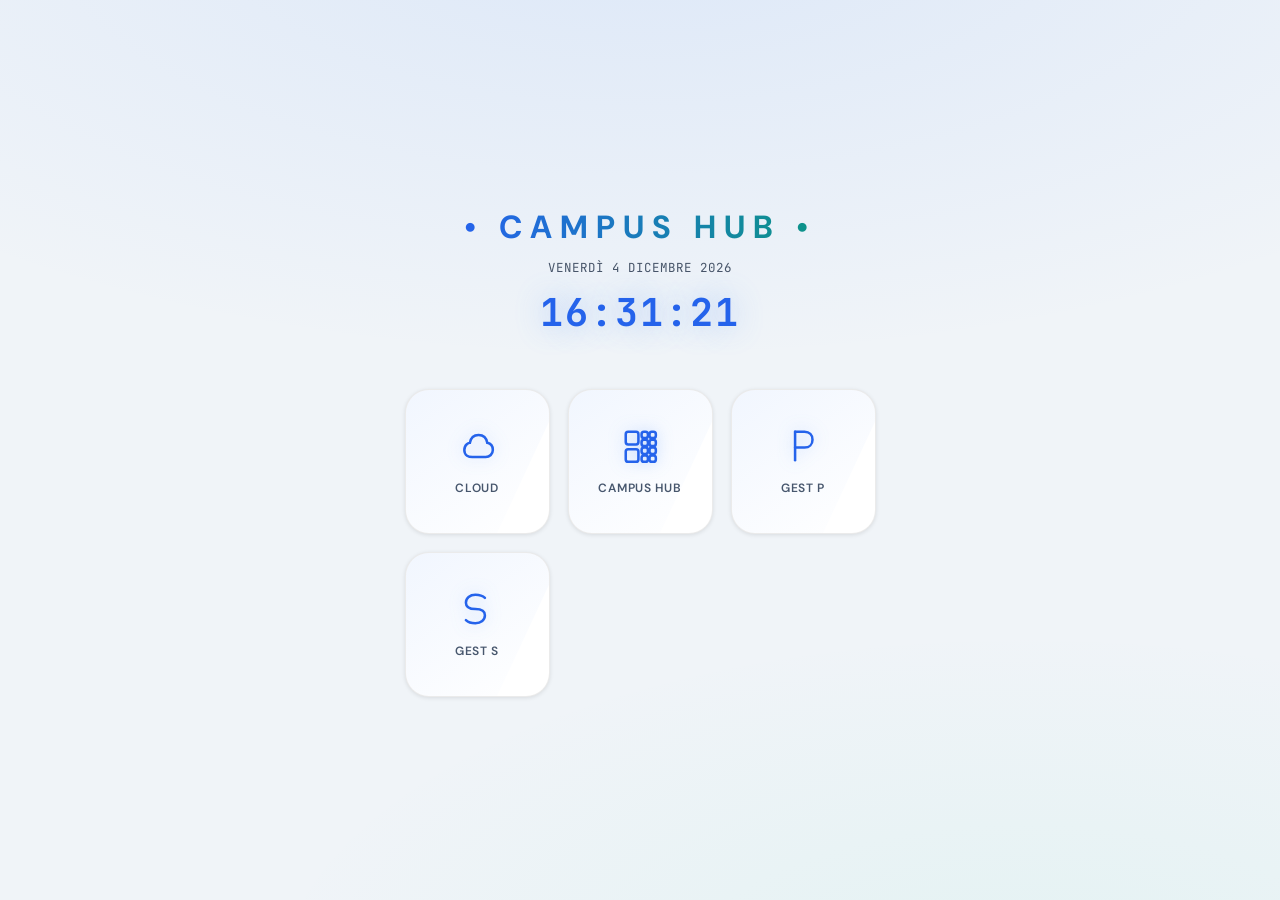
<file: index.html>
<!DOCTYPE html>
<html lang="it">
<head>
<meta charset="UTF-8">
<meta name="viewport" content="width=device-width, initial-scale=1.0">
<title>Campus Hub</title>
<link rel="stylesheet" href="css/campus-theme.css">
<style>
/* ─── INDEX-SPECIFIC ─────────────────────────────────────────── */
body {
    display: flex;
    flex-direction: column;
    align-items: center;
    justify-content: center;
    min-height: 100vh;
    padding: 24px;
    background: var(--bg);
    background-image:
        radial-gradient(ellipse 80% 50% at 50% -10%, rgba(79,142,247,0.12), transparent),
        radial-gradient(ellipse 60% 40% at 80% 110%, rgba(56,217,169,0.07), transparent);
}

/* Header */
.header-container {
    text-align: center;
    margin-bottom: 48px;
}

h1 {
    font-size: 2rem;
    letter-spacing: 0.25em;
    text-transform: uppercase;
    background: linear-gradient(90deg, var(--accent), var(--accent-2));
    -webkit-background-clip: text;
    -webkit-text-fill-color: transparent;
    background-clip: text;
    margin-bottom: 8px;
}

#todayDate {
    font-size: 0.78rem;
    text-transform: uppercase;
    letter-spacing: 0.08em;
    color: var(--text-2);
    margin-bottom: 6px;
    font-family: var(--font-mono);
}

#digitalClock {
    font-size: 2.4rem;
    font-weight: 700;
    font-family: var(--font-mono);
    color: var(--accent);
    letter-spacing: 0.05em;
    text-shadow: 0 0 30px rgba(79,142,247,0.45);
    margin-bottom: 0;
}

/* Grid */
.links-grid {
    display: grid;
    grid-template-columns: repeat(3, 145px);
    gap: 18px;
}

/* Card */
.link-card {
    background: var(--surface);
    border: 1px solid var(--border);
    border-radius: var(--radius-xl);
    height: 145px;
    width: 145px;
    text-decoration: none;
    display: flex;
    flex-direction: column;
    align-items: center;
    justify-content: center;
    gap: 14px;
    box-shadow: var(--shadow-sm);
    transition: all 0.35s cubic-bezier(.25,.8,.25,1);
    position: relative;
    overflow: hidden;
}

/* Shimmer effect */
.link-card::before {
    content: "";
    position: absolute;
    width: 200%;
    height: 200%;
    background: linear-gradient(120deg, transparent, rgba(79,142,247,0.08), transparent);
    transform: rotate(25deg);
    top: -100%;
    left: -100%;
    transition: 0.6s;
}

.link-card:hover::before { top: 100%; left: 100%; }

/* Accent border bottom */
.link-card::after {
    content: "";
    position: absolute;
    bottom: 0;
    left: 10%;
    width: 80%;
    height: 2px;
    background: linear-gradient(90deg, transparent, var(--accent), var(--accent-2), transparent);
    opacity: 0;
    transition: opacity 0.3s;
}

.link-card:hover::after { opacity: 1; }

.link-card svg {
    width: 38px;
    height: 38px;
    stroke: var(--accent);
    stroke-width: 1.6;
    fill: none;
    transition: all 0.3s;
    filter: drop-shadow(0 0 8px rgba(79,142,247,0.3));
}

.link-card span {
    font-size: 12px;
    font-weight: 600;
    color: var(--text-2);
    letter-spacing: 0.06em;
    text-transform: uppercase;
    transition: color 0.2s;
}

.link-card:hover {
    transform: translateY(-8px) scale(1.04);
    box-shadow: var(--shadow-lg);
    border-color: var(--border-2);
    background: var(--surface-2);
}

.link-card:hover svg {
    stroke: var(--accent-2);
    filter: drop-shadow(0 0 12px rgba(56,217,169,0.45));
}

.link-card:hover span { color: var(--text); }

.link-card:active { transform: scale(0.97); }

@media (max-width: 520px) {
    .links-grid { grid-template-columns: repeat(2, 145px); }
    h1 { font-size: 1.4rem; }
    #digitalClock { font-size: 1.8rem; }
}

/* ─── LIGHT MODE (mobile con sistema chiaro) ────────────────── */
@media (max-width: 768px) and (prefers-color-scheme: light) {
    body {
        background: var(--bg);
        background-image:
            radial-gradient(ellipse 80% 50% at 50% -10%, rgba(37,99,235,0.08), transparent),
            radial-gradient(ellipse 60% 40% at 80% 110%, rgba(13,148,136,0.05), transparent);
    }
    h1 {
        background: linear-gradient(90deg, var(--header-grad-start), var(--header-grad-end));
        -webkit-background-clip: text; -webkit-text-fill-color: transparent; background-clip: text;
    }
    #digitalClock { color: var(--accent); text-shadow: 0 0 20px rgba(37,99,235,0.25); }
    .link-card { background: var(--surface); border-color: var(--border); box-shadow: var(--shadow-sm); }
    .link-card svg { stroke: var(--accent); filter: none; }
    .link-card span { color: var(--text-2); }
    .link-card:hover { background: var(--surface-2); border-color: var(--border-2); box-shadow: var(--shadow); }
    .link-card:hover svg { stroke: var(--accent-2); filter: none; }
    .link-card:hover span { color: var(--text); }
}
</style>
</head>
<body>

<div class="header-container">
    <h1>• Campus Hub •</h1>
    <div id="todayDate">Caricamento...</div>
    <div id="digitalClock">00:00:00</div>
</div>

<div class="links-grid">

    <a href="roomcloud.html" class="link-card">
        <svg viewBox="0 0 24 24"><path d="M17.5 19H9C7 19 4 18 4 14.5C4 11 7 10 7.5 10C8 7 10 5 13 5C16 5 18 7 18.5 10C21 10.5 22 12.5 22 14.5C22 17 20 19 17.5 19Z"/></svg>
        <span>Cloud</span>
    </a>
 <a href="campus_hub NO .html" class="link-card">
   <svg viewBox="0 0 24 24">
       <rect x="3" y="3" width="8" height="8" rx="1.5"/>
       <rect x="3" y="14" width="8" height="8" rx="1.5"/>
       <rect x="13" y="3" width="4" height="4" rx="1.5"/>
       <rect x="13" y="8" width="4" height="4" rx="1.5"/>
       <rect x="13" y="13" width="4" height="4" rx="1.5"/>
       <rect x="13" y="18" width="4" height="4" rx="1.5"/>
       <rect x="18" y="3" width="4" height="4" rx="1.5"/>
       <rect x="18" y="8" width="4" height="4" rx="1.5"/>
       <rect x="18" y="13" width="4" height="4" rx="1.5"/>
       <rect x="18" y="18" width="4" height="4" rx="1.5"/>
  </svg>
    <span>campus hub</span>
    </a>
    
   <a href="Gestione_Permessi.html" class="link-card">
        <svg viewBox="0 0 24 24" fill="none" stroke="currentColor" stroke-width="2" stroke-linecap="round" stroke-linejoin="round">
  <path d="M7 21V3"/>
  <path d="M7 3H13C16 3 18 5 18 8S16 13 13 13H7"/>
</svg><span>Gest P</span>
    </a>
    
     <a href="Gestione_Studenti.html" class="link-card">
        <svg viewBox="0 0 24 24" fill="none" stroke="currentColor" stroke-width="2" stroke-linecap="round" stroke-linejoin="round">
  <path d="M17 5C15.5 3.5 13.5 3 11 3C7.5 3 5 5 5 8C5 10.5 7 12 11 12C15 12 17 13.5 17 16C17 19 14.5 21 11 21C8.5 21 6.5 20.5 5 19"/>
</svg><span>Gest S</span>
    </a>
   
    
</div>

<script>
function updateDateTime() {
    const now = new Date();
    const options = { weekday: 'long', day: 'numeric', month: 'long', year: 'numeric' };
    document.getElementById('todayDate').textContent = now.toLocaleDateString('it-IT', options);
    const h = String(now.getHours()).padStart(2,'0');
    const m = String(now.getMinutes()).padStart(2,'0');
    const s = String(now.getSeconds()).padStart(2,'0');
    document.getElementById('digitalClock').textContent = `${h}:${m}:${s}`;
}
setInterval(updateDateTime, 1000);
updateDateTime();
</script>
</body>
</html>
</file>
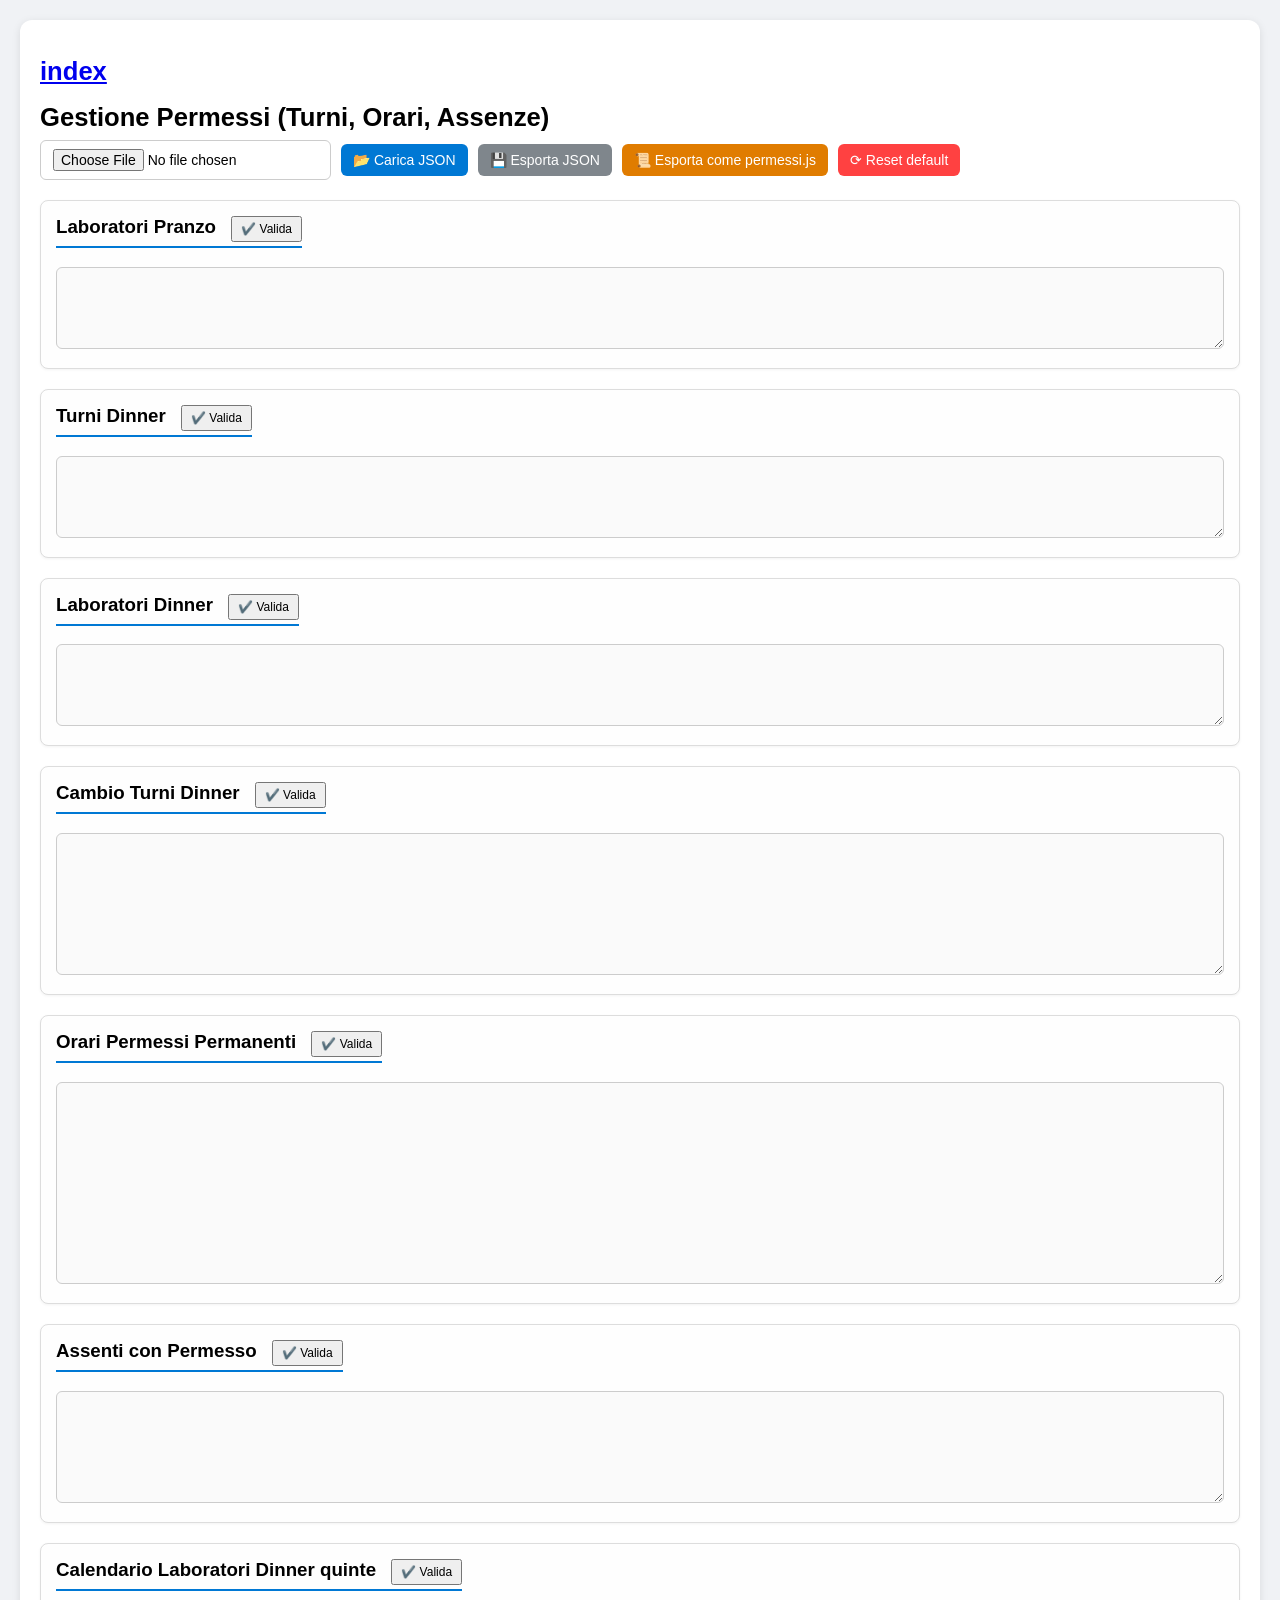
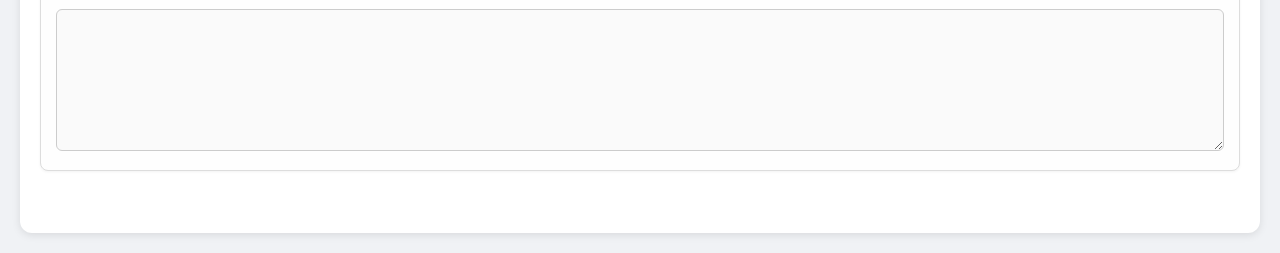
<file: Gestione_Permessi.html>
<!DOCTYPE html>
<html lang="it">
<head>
  <meta charset="UTF-8">
  <title>Gestione Permessi - Turni, Orari, Assenze</title>
  <style>
    * { box-sizing: border-box; }
    body { font-family: 'Segoe UI', Tahoma, Geneva, Verdana, sans-serif; margin: 20px; background: #f0f2f5; }
    .container { max-width: 1400px; margin: auto; background: white; border-radius: 12px; padding: 20px; box-shadow: 0 2px 8px rgba(0,0,0,0.1); }
    h1 { font-size: 1.6rem; margin-bottom: 0.5rem; }
    .toolbar { display: flex; gap: 10px; flex-wrap: wrap; margin-bottom: 20px; align-items: center; }
    .toolbar button, .toolbar input { padding: 8px 12px; border-radius: 6px; border: 1px solid #ccc; font-size: 14px; }
    .toolbar button { background: #0078d4; color: white; cursor: pointer; border: none; }
    .toolbar button:hover { background: #005a9e; }
    .toolbar button.secondary { background: #7f868c; }
    .toolbar button.secondary:hover { background: #686868; }
    .toolbar button.reset { background: #ff4141; }
    .toolbar button.reset:hover { background: #d84e4e; }
    .toolbar button.warning { background: #e07c00; }
    .toolbar button.warning:hover { background: #bb6801; }
    .section { background: #fefefe; border: 1px solid #ddd; border-radius: 8px; margin-bottom: 20px; padding: 15px; box-shadow: 0 1px 3px rgba(0,0,0,0.05); }
    .section h3 { margin-top: 0; border-bottom: 2px solid #0078d4; display: inline-block; padding-bottom: 4px; }
    textarea { width: 100%; font-family: monospace; font-size: 13px; padding: 10px; border: 1px solid #ccc; border-radius: 6px; background: #fafafa; }
    .status { margin-top: 10px; font-size: 13px; padding: 6px 12px; border-radius: 6px; }
    .status.success { background: #d4edda; color: #155724; }
    .status.error { background: #f8d7da; color: #721c24; }
    .footer { display: flex; justify-content: flex-end; gap: 10px; margin-top: 20px; }
    button.small { padding: 4px 8px; font-size: 12px; margin-left: 10px; }
  </style>
</head>
<body>
<div class="container">
  <h1><a href="index.html">index</a></h1>
  <h1> Gestione Permessi (Turni, Orari, Assenze)</h1>
  <div class="toolbar">
    <input type="file" id="fileInput" accept=".json" />
    <button id="loadBtn">📂 Carica JSON</button>
    <button id="exportJsonBtn" class="secondary">💾 Esporta JSON</button>
    <button id="exportJsBtn" class="warning">📜 Esporta come permessi.js</button>
    <button id="resetBtn" class="reset">⟳ Reset default</button>
  </div>

  <!-- Sezioni modificabili -->
  <div class="section">
    <h3> Laboratori Pranzo <button id="validateLabPranzo" class="small">✔️ Valida</button></h3>
    <textarea id="labPranzo" rows="4" placeholder=''></textarea>
  </div>

  <div class="section">
    <h3> Turni Dinner <button id="validateTurniDinner" class="small">✔️ Valida</button></h3>
    <textarea id="turniDinner" rows="4" placeholder=''></textarea>
  </div>

  <div class="section">
    <h3> Laboratori Dinner <button id="validateLabDinner" class="small">✔️ Valida</button></h3>
    <textarea id="labDinner" rows="4" placeholder=''></textarea>
  </div>

  <div class="section">
    <h3> Cambio Turni Dinner <button id="validateOverride" class="small">✔️ Valida</button></h3>
    <textarea id="overrideTurni" rows="8" placeholder=''></textarea>
    <div class="note"></div>
  </div>

  <div class="section">
    <h3> Orari Permessi Permanenti <button id="validateOrari" class="small">✔️ Valida</button></h3>
    <textarea id="orariPP" rows="12" placeholder=''></textarea>
    <div class="note"></div>
  </div>

  <div class="section">
    <h3> Assenti con Permesso <button id="validateAssenti" class="small">✔️ Valida</button></h3>
    <textarea id="assentiPermesso" rows="6" placeholder=''></textarea>
  </div>

  <div class="section">
    <h3> Calendario Laboratori Dinner quinte <button id="validateCalendario" class="small">✔️ Valida</button></h3>
    <textarea id="calendarioGruppi" rows="8" placeholder=''></textarea>
  </div>

  <div class="footer">
    <span id="statusMsg" class="status"></span>
  </div>
</div>

<script>
  // --- DATI DI DEFAULT (basati sul permessi.js originale) ---
  

  // Mappa ID textarea -> chiave oggetto
  const sections = {
    labPranzo: 'LAB_PRANZO',
    turniDinner: 'TURNI_DINNER',
    labDinner: 'LAB_DINNER',
    overrideTurni: 'OVERRIDE_TURNI_DINNER',
    orariPP: 'ORARI_PP',
    assentiPermesso: 'ASSENTI_PERMESSO',
    calendarioGruppi: 'CALENDARIO_GRUPPI_DINNER'
  };

  // Inizializza i textarea con i valori di default
  function setDefaultValues() {
    document.getElementById('labPranzo').value = JSON.stringify(DEFAULT_DATA.LAB_PRANZO, null, 2);
    document.getElementById('turniDinner').value = JSON.stringify(DEFAULT_DATA.TURNI_DINNER, null, 2);
    document.getElementById('labDinner').value = JSON.stringify(DEFAULT_DATA.LAB_DINNER, null, 2);
    document.getElementById('overrideTurni').value = JSON.stringify(DEFAULT_DATA.OVERRIDE_TURNI_DINNER, null, 2);
    document.getElementById('orariPP').value = JSON.stringify(DEFAULT_DATA.ORARI_PP, null, 2);
    document.getElementById('assentiPermesso').value = JSON.stringify(DEFAULT_DATA.ASSENTI_PERMESSO, null, 2);
    document.getElementById('calendarioGruppi').value = JSON.stringify(DEFAULT_DATA.CALENDARIO_GRUPPI_DINNER, null, 2);
  }

  // Funzione per validare e ottenere un oggetto da una textarea
  function getValidatedObject(textareaId, sectionName) {
    const raw = document.getElementById(textareaId).value;
    try {
      const obj = JSON.parse(raw);
      return obj;
    } catch (e) {
      showStatus(`❌ Errore JSON in ${sectionName}: ${e.message}`, 'error');
      return null;
    }
  }

  // Mostra messaggio nello status
  function showStatus(msg, type = 'success') {
    const statusDiv = document.getElementById('statusMsg');
    statusDiv.textContent = msg;
    statusDiv.className = `status ${type}`;
    setTimeout(() => {
      if (statusDiv.className.includes('status')) statusDiv.className = 'status';
    }, 4000);
  }

  // Carica dati da un oggetto completo
  function loadDataIntoUI(data) {
    try {
      document.getElementById('labPranzo').value = JSON.stringify(data.LAB_PRANZO || {}, null, 2);
      document.getElementById('turniDinner').value = JSON.stringify(data.TURNI_DINNER || {}, null, 2);
      document.getElementById('labDinner').value = JSON.stringify(data.LAB_DINNER || {}, null, 2);
      document.getElementById('overrideTurni').value = JSON.stringify(data.OVERRIDE_TURNI_DINNER || {}, null, 2);
      document.getElementById('orariPP').value = JSON.stringify(data.ORARI_PP || {}, null, 2);
      document.getElementById('assentiPermesso').value = JSON.stringify(data.ASSENTI_PERMESSO || {}, null, 2);
      document.getElementById('calendarioGruppi').value = JSON.stringify(data.CALENDARIO_GRUPPI_DINNER || {}, null, 2);
      showStatus('✅ Dati caricati correttamente', 'success');
    } catch (err) {
      showStatus(`❌ Errore nel caricamento: ${err.message}`, 'error');
    }
  }

  // Recupera l'intero dataset dalle textarea (con validazione)
  function getAllData() {
    const result = {};
    let valid = true;
    for (const [textareaId, key] of Object.entries(sections)) {
      const obj = getValidatedObject(textareaId, key);
      if (obj === null) {
        valid = false;
        break;
      }
      result[key] = obj;
    }
    return valid ? result : null;
  }

  // Caricamento da file JSON
  function loadFromFile(file) {
    const reader = new FileReader();
    reader.onload = (e) => {
      try {
        const data = JSON.parse(e.target.result);
        // Controlla che abbia almeno una delle proprietà attese
        if (typeof data !== 'object') throw new Error('Il file non è un oggetto JSON valido');
        loadDataIntoUI(data);
      } catch (err) {
        showStatus(`❌ Errore nel parsing JSON: ${err.message}`, 'error');
      }
    };
    reader.readAsText(file);
  }

  // Esporta come JSON
  function exportAsJSON() {
    const fullData = getAllData();
    if (!fullData) return;
    const dataStr = JSON.stringify(fullData, null, 2);
    const blob = new Blob([dataStr], { type: 'application/json' });
    const url = URL.createObjectURL(blob);
    const a = document.createElement('a');
    a.href = url;
    a.download = 'permessi.json';
    a.click();
    URL.revokeObjectURL(url);
    showStatus('📁 JSON esportato come permessi.json', 'success');
  }

  // Esporta come JavaScript (permessi.js)
  function exportAsJS() {
    const fullData = getAllData();
    if (!fullData) return;
    let jsContent = `/**\n * DATABASE PERMESSI - Da modificare tramite UI\n * Generato automaticamente\n */\n\n`;
    for (const [key, value] of Object.entries(fullData)) {
      jsContent += `const ${key} = ${JSON.stringify(value, null, 2)};\n\n`;
    }
    jsContent += `// Esporta se necessario (per moduli)\n// export { LAB_PRANZO, TURNI_DINNER, LAB_DINNER, OVERRIDE_TURNI_DINNER, ORARI_PP, ASSENTI_PERMESSO, CALENDARIO_GRUPPI_DINNER };\n`;
    const blob = new Blob([jsContent], { type: 'text/javascript' });
    const url = URL.createObjectURL(blob);
    const a = document.createElement('a');
    a.href = url;
    a.download = 'permessi.js';
    a.click();
    URL.revokeObjectURL(url);
    showStatus('📜 File JavaScript esportato come permessi.js', 'success');
  }

  // Reset ai valori di default
  function resetToDefault() {
    if (confirm('⚠️ Ripristinare tutte le configurazioni ai valori originali? Le modifiche non salvate andranno perse.')) {
      setDefaultValues();
      showStatus('🔁 Reset eseguito. Valori di default ripristinati.', 'success');
    }
  }

  // Aggiungi validatori singoli
  function addValidator(textareaId, sectionName) {
    const btn = document.getElementById(`validate${sectionName.replace(/_/g, '')}`);
    if (btn) {
      btn.addEventListener('click', () => {
        const obj = getValidatedObject(textareaId, sectionName);
        if (obj !== null) {
          showStatus(`✅ ${sectionName} è un JSON valido.`, 'success');
        }
      });
    }
  }

  // Event listeners
  document.getElementById('loadBtn').addEventListener('click', () => {
    const file = document.getElementById('fileInput').files[0];
    if (!file) {
      showStatus('⚠️ Seleziona un file JSON prima di caricare.', 'error');
      return;
    }
    loadFromFile(file);
  });
  document.getElementById('exportJsonBtn').addEventListener('click', exportAsJSON);
  document.getElementById('exportJsBtn').addEventListener('click', exportAsJS);
  document.getElementById('resetBtn').addEventListener('click', resetToDefault);

  // Validatori per sezione
  addValidator('labPranzo', 'LAB_PRANZO');
  addValidator('turniDinner', 'TURNI_DINNER');
  addValidator('labDinner', 'LAB_DINNER');
  addValidator('overrideTurni', 'OVERRIDE_TURNI_DINNER');
  addValidator('orariPP', 'ORARI_PP');
  addValidator('assentiPermesso', 'ASSENTI_PERMESSO');
  addValidator('calendarioGruppi', 'CALENDARIO_GRUPPI_DINNER');

  // Inizializza con i valori di default
  setDefaultValues();
  showStatus('📂 Pronto. Carica un file JSON o modifica le configurazioni.', 'success');
</script>
</body>
</html>
</file>
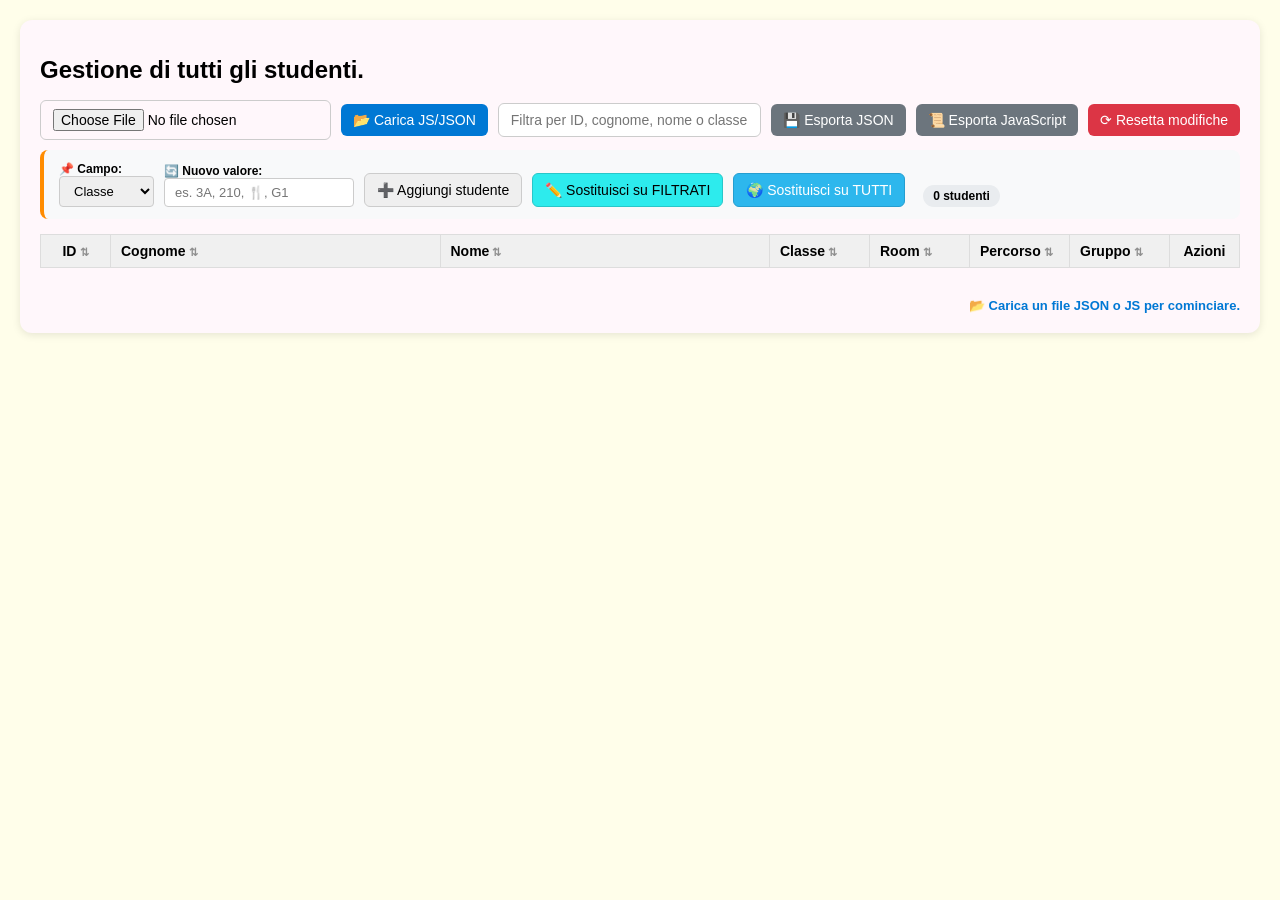
<file: Gestione_Studenti.html>
<!DOCTYPE html>
<html lang="it">
<head>
  <meta charset="UTF-8">
  <meta name="viewport" content="width=device-width, initial-scale=1.0">
  <title>Gestione Studenti - Modifica classe, room, percorso, gruppo</title>
  <style>
    * { box-sizing: border-box; }
    body { font-family: 'Segoe UI', Tahoma, Geneva, Verdana, sans-serif; margin: 20px; background: #fffeea; }
    
    .container { max-width: 1400px; margin: auto; background: #fff7fb; border-radius: 12px; padding: 20px; box-shadow: 0 2px 8px rgba(0,0,0,0.1); }
    h1 { font-size: 1.5rem; margin-bottom: 1rem; }
    
    /* Toolbar & Inputs */
    .toolbar { display: flex; gap: 10px; flex-wrap: wrap; margin-bottom: 10px; align-items: center; }
    .toolbar input, .toolbar button { padding: 8px 12px; border-radius: 6px; border: 1px solid #ccc; font-size: 14px; }
    .toolbar button { background: #0078d4; color: white; cursor: pointer; border: none; }
    .toolbar button:hover { background: #005a9e; }
    .toolbar button.secondary { background: #6c757d; }
    .toolbar button.secondary:hover { background: #5a6268; }
    .toolbar button.danger { background: #dc3545; }
    .toolbar button.danger:hover { background: #bd2130; }
    .search-box { flex: 2; min-width: 200px; }
    
    /* Panels */
    .replace-panel { background: #f8f9fa; padding: 12px 15px; border-radius: 8px; margin-bottom: 15px; display: flex; flex-wrap: wrap; gap: 10px; align-items: flex-end; border-left: 4px solid #ff8c00; }
    .replace-panel label { font-size: 12px; font-weight: bold; margin-right: 4px; display: block; }
    .replace-panel select, .replace-panel input { padding: 6px 10px; border-radius: 4px; border: 1px solid #ccc; font-size: 13px; }
    .replace-panel button { padding: 8px 12px; border-radius: 6px; border: 1px solid #ccc; font-size: 14px; cursor: pointer; }
    
    .btn-warning { background: #2debed; border: 1px solid #28c7c9 !important; }
    .btn-warning:hover { background: #2ff9cd; }
    .btn-warning2 { background: #2db7ed; border: 1px solid #259ed0 !important; color: white; }
    .btn-warning2:hover { background: #2fc3f9; }
    
    .count-badge { background: #e9ecef; padding: 4px 10px; border-radius: 20px; font-size: 12px; margin-left: 8px; font-weight: bold; }
    
    /* Table */
    table { width: 100%; border-collapse: collapse; font-size: 14px; }
    th, td { border: 1px solid #ddd; padding: 8px 10px; text-align: left; white-space: nowrap; }
    th { background: #f0f0f0; position: sticky; top: 0; }
    th.sortable { cursor: pointer; user-select: none; }
    th.sortable:hover { background: #e0e0e0; }
    th.sortable::after { content: ' ⇅'; opacity: 0.4; font-size: 11px; }
    th.sort-asc::after { content: ' ▲'; opacity: 1; }
    th.sort-desc::after { content: ' ▼'; opacity: 1; }
    
    td input { width: 100%; min-width: 80px; border: 1px solid #ccc; border-radius: 4px; padding: 4px 6px; }
    .id-col { width: 70px; text-align: center; }
    .cognome-col, .nome-col { min-width: 120px; }
    .classe-col, .room-col, .percorso-col, .gruppo-col { width: 100px; }
    
    .footer { margin-top: 20px; display: flex; justify-content: flex-end; gap: 10px; }
    .status { margin-top: 10px; font-size: 13px; font-weight: bold; color: #0078d4; }
    
    @media (max-width: 1000px) { td, th { white-space: normal; } td input { min-width: 60px; } }
  </style>
</head>
<body>

<div class="container">
  <h1>Gestione di tutti gli studenti.</h1>
  
  <!-- BARRA STRUMENTI -->
  <div class="toolbar">
    <input type="file" id="fileInput" accept=".json,.js" />
    <button id="loadBtn">📂 Carica JS/JSON</button>
    <input type="text" id="searchInput" class="search-box" placeholder="Filtra per ID, cognome, nome o classe..." />
    <button id="exportJsonBtn" class="secondary">💾 Esporta JSON</button>
    <button id="exportJsBtn" class="secondary">📜 Esporta JavaScript</button>
    <button id="resetBtn" class="danger">⟳ Resetta modifiche</button>
  </div>

  <!-- PANNELLO AGGIUNGI STUDENTE -->
  <div id="addStudentPanel" class="replace-panel" style="display: none; border-left: 4px solid #28a745;">
    <div>
      <label>🆔 ID:</label>
      <input type="number" id="newStudentId" placeholder="es. 125" />
    </div>
    <div>
      <label>👤 Cognome:</label>
      <input type="text" id="newStudentCognome" placeholder="Rossi" />
    </div>
    <div>
      <label>👤 Nome:</label>
      <input type="text" id="newStudentNome" placeholder="Mario" />
    </div>
    <div>
      <label>🏫 Classe:</label>
      <input type="text" id="newStudentClasse" placeholder="1A" />
    </div>
    <div>
      <label>🚪 Room:</label>
      <input type="text" id="newStudentRoom" placeholder="210" />
    </div>
    <div>
      <label>🍴 Percorso:</label>
      <input type="text" id="newStudentPercorso" placeholder="🍴" />
    </div>
    <div>
      <label>👥 Gruppo:</label>
      <input type="text" id="newStudentGruppo" placeholder="G1" />
    </div>
    <button id="confirmAddStudentBtn" class="btn-warning">✅ Aggiungi</button>
    <button id="cancelAddStudentBtn" class="secondary">❌ Annulla</button>
  </div>

  <!-- PANNELLO SOSTITUISCI -->
  <div class="replace-panel">
    <div>
      <label>📌 Campo:</label>
      <select id="replaceField">
        <option value="classe">Classe</option>
        <option value="room">Room</option>
        <option value="percorso">Percorso</option>
        <option value="gruppo">Gruppo</option>
      </select>
    </div>
    <div>
      <label>🔄 Nuovo valore:</label>
      <input type="text" id="replaceValue" placeholder="es. 3A, 210, 🍴, G1" />
    </div>
    <button id="addStudentBtn">➕ Aggiungi studente</button>
    <button id="applyOnFilteredBtn" class="btn-warning">✏️ Sostituisci su FILTRATI</button>
    <button id="applyOnAllBtn" class="btn-warning2">🌍 Sostituisci su TUTTI</button>
    <span id="replaceCount" class="count-badge">0 studenti</span>
  </div>

  <!-- TABELLA DATI -->
  <div style="overflow-x: auto; max-height: 70vh;">
    <table id="studentiTable">
      <thead>
        <tr>
          <th class="id-col sortable" data-sort="id">ID</th>
          <th class="cognome-col sortable" data-sort="cognome">Cognome</th>
          <th class="nome-col sortable" data-sort="nome">Nome</th>
          <th class="classe-col sortable" data-sort="classe">Classe</th>
          <th class="room-col sortable" data-sort="room">Room</th>
          <th class="percorso-col sortable" data-sort="percorso">Percorso</th>
          <th class="gruppo-col sortable" data-sort="gruppo">Gruppo</th>
          <th style="width: 70px; text-align: center;">Azioni</th>
        </tr>
      </thead>
      <tbody id="tableBody"></tbody>
    </table>
  </div>
  
  <div class="footer">
    <span id="statusMsg" class="status"></span>
  </div>
</div>

<script>
  // Stato Applicazione
  let masterData = [];     
  let currentData = [];    
  let filteredData = [];   
  
  let currentSortField = 'id';
  let currentSortAsc = true;

  // Riferimenti DOM
  const addStudentBtn = document.getElementById('addStudentBtn');
  const addStudentPanel = document.getElementById('addStudentPanel');
  const confirmAddStudentBtn = document.getElementById('confirmAddStudentBtn');
  const cancelAddStudentBtn = document.getElementById('cancelAddStudentBtn');

  const newStudentId = document.getElementById('newStudentId');
  const newStudentCognome = document.getElementById('newStudentCognome');
  const newStudentNome = document.getElementById('newStudentNome');
  const newStudentClasse = document.getElementById('newStudentClasse');
  const newStudentRoom = document.getElementById('newStudentRoom');
  const newStudentPercorso = document.getElementById('newStudentPercorso');
  const newStudentGruppo = document.getElementById('newStudentGruppo');

  const fileInput = document.getElementById('fileInput');
  const loadBtn = document.getElementById('loadBtn');
  const searchInput = document.getElementById('searchInput');
  const exportJsonBtn = document.getElementById('exportJsonBtn');
  const exportJsBtn = document.getElementById('exportJsBtn');
  const resetBtn = document.getElementById('resetBtn');
  const tableBody = document.getElementById('tableBody');
  const statusMsg = document.getElementById('statusMsg');
  const replaceField = document.getElementById('replaceField');
  const replaceValue = document.getElementById('replaceValue');
  const applyOnFilteredBtn = document.getElementById('applyOnFilteredBtn');
  const applyOnAllBtn = document.getElementById('applyOnAllBtn');
  const replaceCountSpan = document.getElementById('replaceCount');

  // Ordinamento
  function sortData(array) {
    return array.sort((a, b) => {
      let valA = a[currentSortField] ?? '';
      let valB = b[currentSortField] ?? '';

      if (typeof valA === 'number' && typeof valB === 'number') {
        return currentSortAsc ? valA - valB : valB - valA;
      }

      valA = valA.toString().toLowerCase();
      valB = valB.toString().toLowerCase();

      if (valA < valB) return currentSortAsc ? -1 : 1;
      if (valA > valB) return currentSortAsc ? 1 : -1;
      return 0;
    });
  }

  // Filtraggio unico e centralizzato
  function applyFilter() {
    const searchTerm = searchInput.value.trim().toLowerCase();
    
    if (!searchTerm) {
      filteredData = [...currentData];
    } else {
      filteredData = currentData.filter(s => 
        (s.id !== undefined && s.id.toString().includes(searchTerm)) ||
        (s.cognome && s.cognome.toLowerCase().includes(searchTerm)) ||
        (s.nome && s.nome.toLowerCase().includes(searchTerm)) ||
        (s.classe && s.classe.toLowerCase().includes(searchTerm))
      );
    }

    sortData(filteredData);
    renderTable();
    updateReplaceCount();
    updateSortIndicators();
  }

  function updateSortIndicators() {
    document.querySelectorAll('th.sortable').forEach(th => {
      th.classList.remove('sort-asc', 'sort-desc');
      if (th.getAttribute('data-sort') === currentSortField) {
        th.classList.add(currentSortAsc ? 'sort-asc' : 'sort-desc');
      }
    });
  }

  function updateReplaceCount() {
    const count = filteredData.length;
    replaceCountSpan.innerText = `${count} ${count === 1 ? 'studente' : 'studenti'}`;
  }

  // Eventi Header per l'ordinamento
  document.querySelectorAll('th.sortable').forEach(th => {
    th.addEventListener('click', () => {
      const field = th.getAttribute('data-sort');
      if (currentSortField === field) {
        currentSortAsc = !currentSortAsc;
      } else {
        currentSortField = field;
        currentSortAsc = true;
      }
      applyFilter();
    });
  });

  // Caricamento Dati
  function loadDataFromFile(file) {
    const reader = new FileReader();
    reader.onload = (e) => {
      const content = e.target.result;
      try {
        let data;
        if (file.name.toLowerCase().endsWith('.json')) {
          data = JSON.parse(content);
        } else if (file.name.toLowerCase().endsWith('.js')) {
          data = extractStudentsFromJS(content);
        } else {
          throw new Error('Formato non supportato');
        }

        if (!Array.isArray(data)) {
          throw new Error('Il file non contiene un array valido');
        }

        masterData = JSON.parse(JSON.stringify(data));
        currentData = JSON.parse(JSON.stringify(data));

        applyFilter();
        statusMsg.innerText = `✅ Caricati ${currentData.length} studenti da "${file.name}".`;
      } catch (err) {
        statusMsg.innerText = `❌ Errore nel caricamento: ${err.message}`;
      }
    };
    reader.readAsText(file);
  }

  function extractStudentsFromJS(content) {
    const startMatch = content.match(/(?:const|let|var)\s+tuttiStudenti\s*=\s*\[/);
    if (!startMatch) {
      throw new Error('Impossibile trovare "const tuttiStudenti = [...]" nel file.');
    }

    const startIndex = startMatch.index + startMatch[0].length - 1;
    let depth = 0, endIndex = -1, inString = false, stringChar = '', escaped = false;

    for (let i = startIndex; i < content.length; i++) {
      const char = content[i];
      if (inString) {
        if (escaped) { escaped = false; continue; }
        if (char === '\\') { escaped = true; continue; }
        if (char === stringChar) { inString = false; }
        continue;
      }
      if (char === '"' || char === "'") { inString = true; stringChar = char; continue; }
      if (char === '[') depth++;
      if (char === ']') {
        depth--;
        if (depth === 0) { endIndex = i; break; }
      }
    }

    if (endIndex === -1) throw new Error('Struttura array JS non chiusa correttamente.');

    let arrayText = content.substring(startIndex, endIndex + 1);
    arrayText = arrayText.replace(/\/\/.*$/gm, '');
    arrayText = arrayText.replace(/([{,]\s*)([A-Za-z_$][\w$]*)\s*:/g, '$1"$2":');
    arrayText = arrayText.replace(/,\s*([}\]])/g, '$1');

    return JSON.parse(arrayText);
  }

  // Renderizzazione Tabella
  function renderTable() {
    if (!tableBody) return;
    tableBody.innerHTML = '';
    
    for (const student of filteredData) {
      const row = tableBody.insertRow();
      
      // ID
      const cellId = row.insertCell(0);
      const idInput = document.createElement('input');
      idInput.type = 'number';
      idInput.value = student.id;
      idInput.style.textAlign = 'center';
      idInput.addEventListener('change', (e) => {
        const newId = Number(e.target.value);
        if (isNaN(newId) || e.target.value === '') {
          statusMsg.innerText = '⚠️ L’ID non può essere vuoto.';
          e.target.value = student.id;
          return;
        }

        const duplicate = currentData.find(s => Number(s.id) === newId && s !== student);
        if (duplicate) {
          statusMsg.innerText = `⚠️ ID ${newId} già utilizzato da ${duplicate.cognome} ${duplicate.nome}.`;
          e.target.value = student.id;
          return;
        }

        student.id = newId;
        statusMsg.innerText = `✅ ID aggiornato a ${newId} per ${student.cognome} ${student.nome}.`;
      });
      cellId.appendChild(idInput);
      cellId.className = 'id-col';

      // Cognome & Nome
      const cellCognome = row.insertCell(1);
      cellCognome.textContent = student.cognome || '';
      cellCognome.className = 'cognome-col';

      const cellNome = row.insertCell(2);
      cellNome.textContent = student.nome || '';
      cellNome.className = 'nome-col';

      // Campi Modificabili
      const fields = [
        { key: 'classe', cell: 3, class: 'classe-col' },
        { key: 'room', cell: 4, class: 'room-col' },
        { key: 'percorso', cell: 5, class: 'percorso-col', placeholder: '🍴 o 🍷' },
        { key: 'gruppo', cell: 6, class: 'gruppo-col', placeholder: 'G1 / G2' }
      ];

      fields.forEach(f => {
        const cell = row.insertCell(f.cell);
        const input = document.createElement('input');
        input.type = 'text';
        input.value = student[f.key] || '';
        if (f.placeholder) input.placeholder = f.placeholder;
        input.addEventListener('change', (e) => {
          student[f.key] = e.target.value;
        });
        cell.appendChild(input);
        cell.className = f.class;
      });

      // Azione Elimina
      const cellDelete = row.insertCell(7);
      cellDelete.style.textAlign = 'center';

      const deleteBtn = document.createElement('button');
      deleteBtn.type = 'button';
      deleteBtn.textContent = '🗑️';
      deleteBtn.title = 'Elimina studente';
      deleteBtn.style.cssText = 'background: #dc3545; color: white; border: none; border-radius: 5px; padding: 5px 8px; cursor: pointer;';

      deleteBtn.addEventListener('click', () => deleteStudent(student));
      cellDelete.appendChild(deleteBtn);
    }    
  }

  // Operazioni Sostituzione Massiva
  function replaceFieldOnStudents(studentsArray, field, newValue) {
    let modifiedCount = 0;
    for (const student of studentsArray) {
      student[field] = newValue;
      modifiedCount++;
    }
    return modifiedCount;
  }

  function applyOnFiltered() {
    const field = replaceField.value;
    const newValue = replaceValue.value;
    if (newValue === "") {
      statusMsg.innerText = "⚠️ Inserisci un nuovo valore prima di sostituire.";
      return;
    }
    if (filteredData.length === 0) {
      statusMsg.innerText = "⚠️ Nessuno studente filtrato da modificare.";
      return;
    }
    if (confirm(`Vuoi modificare il campo "${field}" in "${newValue}" per ${filteredData.length} studenti filtrati?`)) {
      const modified = replaceFieldOnStudents(filteredData, field, newValue);
      renderTable();
      statusMsg.innerText = `✅ Modificato campo "${field}" per ${modified} studenti filtrati.`;
    }
  }

  function applyOnAll() {
    const field = replaceField.value;
    const newValue = replaceValue.value;
    if (newValue === "") {
      statusMsg.innerText = "⚠️ Inserisci un nuovo valore prima di sostituire.";
      return;
    }
    if (currentData.length === 0) {
      statusMsg.innerText = "⚠️ Nessun studente presente.";
      return;
    }
    if (confirm(`⚠️ Modificherai TUTTI gli studenti (${currentData.length}). Campo: ${field} → "${newValue}". Continuare?`)) {
      const modified = replaceFieldOnStudents(currentData, field, newValue);
      applyFilter();
      statusMsg.innerText = `✅ Modificato campo "${field}" per ${modified} studenti (dataset intero).`;
    }
  }

  // Export & Reset
  function exportToJSON() {
    const dataStr = JSON.stringify(currentData, null, 2);
    const blob = new Blob([dataStr], { type: 'application/json' });
    const url = URL.createObjectURL(blob);
    const a = document.createElement('a');
    a.href = url;
    a.download = 'studenti_modificati.json';
    a.click();
    URL.revokeObjectURL(url);
    statusMsg.innerText = '📁 JSON esportato come "studenti_modificati.json"';
  }

  function exportToJS() {
    const content = `const tuttiStudenti = ${JSON.stringify(currentData, null, 4)};\n`;
    const blob = new Blob([content], { type: 'text/javascript;charset=utf-8' });
    const url = URL.createObjectURL(blob);
    const a = document.createElement('a');
    a.href = url;
    a.download = 'studenti_aggiornati.js';
    a.click();
    URL.revokeObjectURL(url);
    statusMsg.innerText = '📜 JavaScript esportato come "studenti_aggiornati.js"';
  }

  function resetChanges() {
    if (masterData.length === 0) {
      statusMsg.innerText = '⚠️ Nessun dato caricato da resettare.';
      return;
    }
    currentData = JSON.parse(JSON.stringify(masterData));
    applyFilter();
    statusMsg.innerText = '🔄 Modifiche annullate. Ripristinati i dati iniziali.';
  }

  // Inserimento & Cancellazione
  function showAddStudentPanel() {
    addStudentPanel.style.display = 'flex';
    if (currentData.length > 0) {
      const maxId = Math.max(...currentData.map(s => Number(s.id) || 0));
      newStudentId.value = maxId + 1;
    } else {
      newStudentId.value = 1;
    }
    newStudentCognome.focus();
  }

  function hideAddStudentPanel() {
    addStudentPanel.style.display = 'none';
    newStudentId.value = '';
    newStudentCognome.value = '';
    newStudentNome.value = '';
    newStudentClasse.value = '';
    newStudentRoom.value = '';
    newStudentPercorso.value = '';
    newStudentGruppo.value = '';
  }

  function addStudent() {
    const id = Number(newStudentId.value);
    const cognome = newStudentCognome.value.trim();
    const nome = newStudentNome.value.trim();

    if (isNaN(id) || newStudentId.value === '') {
      statusMsg.innerText = '⚠️ Inserisci un ID valido.';
      newStudentId.focus();
      return;
    }
    if (!cognome) {
      statusMsg.innerText = '⚠️ Inserisci il cognome.';
      newStudentCognome.focus();
      return;
    }
    if (!nome) {
      statusMsg.innerText = '⚠️ Inserisci il nome.';
      newStudentNome.focus();
      return;
    }

    const existingStudent = currentData.find(s => Number(s.id) === id);
    if (existingStudent) {
      statusMsg.innerText = `⚠️ L'ID ${id} è già in uso da ${existingStudent.cognome} ${existingStudent.nome}.`;
      newStudentId.focus();
      return;
    }

    const newStudent = {
      id: id,
      cognome: cognome,
      nome: nome,
      classe: newStudentClasse.value.trim(),
      room: newStudentRoom.value.trim(),
      percorso: newStudentPercorso.value.trim(),
      gruppo: newStudentGruppo.value.trim()
    };

    currentData.push(newStudent);
    masterData.push(JSON.parse(JSON.stringify(newStudent)));

    applyFilter();
    hideAddStudentPanel();
    statusMsg.innerText = `✅ Studente aggiunto: ${cognome} ${nome} (ID ${id}).`;
  }

  function deleteStudent(student) {
    const nomeCompleto = `${student.cognome} ${student.nome}`;
    if (!confirm(`⚠️ Vuoi eliminare definitivamente lo studente?\n\n${nomeCompleto}\nID: ${student.id}`)) {
      return;
    }

    currentData = currentData.filter(s => s !== student);
    masterData = masterData.filter(s => Number(s.id) !== Number(student.id));

    applyFilter();
    statusMsg.innerText = `🗑️ Studente ${nomeCompleto} eliminato.`;
  }

  // Event Listeners
  addStudentBtn.addEventListener('click', showAddStudentPanel);
  confirmAddStudentBtn.addEventListener('click', addStudent);
  cancelAddStudentBtn.addEventListener('click', hideAddStudentPanel);

  loadBtn.addEventListener('click', () => {
    if (fileInput.files.length === 0) {
      statusMsg.innerText = '⚠️ Seleziona un file JSON o JavaScript prima di caricare.';
      return;
    }
    loadDataFromFile(fileInput.files[0]);
  });

  searchInput.addEventListener('input', applyFilter);
  exportJsonBtn.addEventListener('click', exportToJSON);
  exportJsBtn.addEventListener('click', exportToJS);
  resetBtn.addEventListener('click', resetChanges);
  applyOnFilteredBtn.addEventListener('click', applyOnFiltered);
  applyOnAllBtn.addEventListener('click', applyOnAll);

  // Inizializzazione UI
  statusMsg.innerText = '📂 Carica un file JSON o JS per cominciare.';
</script>
</body>
</html>
</file>
<file: css/campus-theme.css>
/* ============================================================
   CONVITTO-THEME.CSS — Tema Light unico (sempre attivo)
   ============================================================ */

@import url('https://fonts.googleapis.com/css2?family=DM+Sans:wght@400;500;600;700&family=JetBrains+Mono:wght@400;600&display=swap');

:root {
    color-scheme: light only;
    --bg:           #f0f4f8;
    --bg-2:         #ffffff;
    --bg-3:         #e8eef5;
    --surface:      #ffffff;
    --surface-2:    #f0f4f8;
    --surface-3:    #dde5f0;
    --border:       #00000014;
    --border-2:     #00000024;

    /* Accenti */
    --accent:       #2563eb;
    --accent-dim:   #2563eb1f;
    --accent-2:     #0d9488;
    --accent-2-dim: #0d94881a;

    /* Stati operativi */
    --ok:           #16a34a;
    --ok-dim:       #16a34a1a;
    --absent:       #dc2626;
    --absent-dim:   #dc26261a;
    --dinner-no:    #2563eb;
    --dinner-no-dim:#2563eb1a;
    --lab:          #d97706;
    --lab-dim:      #d977061a;
    --switched:     #0d9488;
    --pp:           #ea580c;

    /* Bottoni toolbar */
    --btn-t1:        #16a34a;
    --btn-t2:        #2563eb;
    --btn-t3:        #7c3aed;
    --btn-t4:        #475569;
    --btn-reset:     #ea580c;
    --btn-reset-full:#b91c1c;
    --btn-inactive:  #e8eef5;
    --switched-dim: #0d94881a;
    /* Testo */
    --text:         #0f172a;
    --text-2:       #475569;
    --text-muted:   #94a3b8;
    --text-inv:     #ffffff;

    /* Tipografia */
    --font:         'DM Sans', 'Segoe UI', system-ui, sans-serif;
    --font-mono:    'JetBrains Mono', 'Courier New', monospace;

    /* Geometria */
    --radius-sm:    6px;
    --radius:       12px;
    --radius-lg:    18px;
    --radius-xl:    24px;

    /* Ombre leggere */
    --shadow-sm:    0 1px 4px rgba(0,0,0,0.10);
    --shadow:       0 4px 16px rgba(0,0,0,0.12);
    --shadow-lg:    0 8px 32px rgba(0,0,0,0.15);

    /* Transizioni */
    --t:            0.2s ease;

    /* Colori header gradient */
    --header-grad-start: #2563eb;
    --header-grad-end:   #0d9488;
}

/* reset e base – invariati */
*, *::before, *::after { box-sizing: border-box; }
html { -webkit-text-size-adjust: 100%; }
body {
    margin: 0;
    font-family: var(--font);
    background: var(--bg);
    color: var(--text);
    line-height: 1.5;
    -webkit-font-smoothing: antialiased;
}
h1, h2, h3, h4 {
    margin: 0;
    font-family: var(--font);
    font-weight: 700;
    color: var(--text);
    letter-spacing: -0.01em;
}
a { color: inherit; text-decoration: none; }

/* scrollbar */
::-webkit-scrollbar { width: 6px; height: 6px; }
::-webkit-scrollbar-track { background: var(--bg-2); }
::-webkit-scrollbar-thumb { background: var(--surface-3); border-radius: 3px; }
::-webkit-scrollbar-thumb:hover { background: var(--accent); }

/* header applicazione */
.app-header {
    background: var(--bg-2);
    border-bottom: 1px solid var(--border-2);
    padding: 14px 24px;
    display: flex;
    justify-content: space-between;
    align-items: center;
    gap: 16px;
    position: sticky;
    top: 0;
    z-index: 100;
    backdrop-filter: blur(12px);
}
.app-header h1 {
    font-size: 1.1rem;
    font-weight: 700;
    letter-spacing: 0.04em;
    text-transform: uppercase;
    background: linear-gradient(90deg, var(--accent), var(--accent-2));
    -webkit-background-clip: text;
    -webkit-text-fill-color: transparent;
    background-clip: text;
}
.app-header .header-meta {
    font-size: 0.78rem;
    color: var(--text-2);
    font-family: var(--font-mono);
    font-weight: 400;
    margin-top: 2px;
}
.app-header .header-clock {
    font-family: var(--font-mono);
    font-size: 1.6rem;
    font-weight: 600;
    color: var(--accent);
    letter-spacing: 0.05em;
    text-shadow: 0 0 20px #2563eb33;
}
.app-header .header-actions {
    display: flex;
    align-items: center;
    gap: 10px;
}

.container {
    max-width: 1300px;
    margin: 0 auto;
    padding: 24px;
}

.toolbar {
    background: var(--surface);
    border: 1px solid var(--border);
    padding: 12px 16px;
    border-radius: var(--radius-lg);
    display: flex;
    gap: 10px;
    margin-bottom: 20px;
    align-items: center;
    flex-wrap: wrap;
    box-shadow: var(--shadow-sm);
}
.toolbar input[type="text"],
.toolbar input[type="number"],
#search, #roomInput {
    background: var(--bg-3);
    border: 1px solid var(--border-2);
    border-radius: var(--radius);
    color: var(--text);
    padding: 9px 14px;
    font-family: var(--font);
    font-size: 0.85rem;
    outline: none;
    transition: border-color var(--t), box-shadow var(--t);
}
#search { flex: 1; min-width: 140px; }
#roomInput { width: 70px; }
.toolbar input:focus {
    border-color: var(--accent);
    box-shadow: 0 0 0 3px var(--accent-dim);
}
.toolbar input::placeholder { color: var(--text-muted); }

.btn-toolbar {
    border: none;
    border-radius: var(--radius);
    cursor: pointer;
    font-family: var(--font);
    font-weight: 700;
    font-size: 0.78rem;
    color: white;
    padding: 9px 16px;
    transition: all var(--t);
    letter-spacing: 0.03em;
    white-space: nowrap;
}
.btn-toolbar:hover {
    filter: brightness(1.05);
    transform: translateY(-1px);
    box-shadow: var(--shadow-sm);
}
.btn-toolbar:active { transform: translateY(0); }

.btn-reset {
    background: var(--btn-reset);
    border: none;
    border-radius: var(--radius);
    cursor: pointer;
    font-family: var(--font);
    font-weight: 700;
    font-size: 0.78rem;
    color: white;
    padding: 9px 16px;
    transition: all var(--t);
    letter-spacing: 0.03em;
    display: inline-flex;
    align-items: center;
    gap: 5px;
    box-shadow: 0 2px 8px rgba(230,126,34,0.3);
}
.btn-reset:hover {
    background: #d35400;
    transform: translateY(-1px);
    box-shadow: 0 4px 14px rgba(230,126,34,0.45);
}
.btn-reset-complete {
    background: var(--btn-reset-full);
    border: none;
    border-radius: var(--radius);
    cursor: pointer;
    font-family: var(--font);
    font-weight: 700;
    font-size: 0.78rem;
    color: white;
    padding: 9px 16px;
    transition: all var(--t);
    letter-spacing: 0.03em;
    display: inline-flex;
    align-items: center;
    gap: 5px;
    box-shadow: 0 2px 8px rgba(192,57,43,0.3);
}
.btn-reset-complete:hover {
    background: #a93226;
    transform: translateY(-1px);
    box-shadow: 0 4px 14px rgba(192,57,43,0.45);
}

.day-box {
    background: var(--surface);
    border: 1px solid var(--border);
    padding: 10px 14px;
    text-align: center;
    border-radius: var(--radius);
    font-size: 0.78rem;
    font-weight: 700;
    cursor: pointer;
    transition: all var(--t);
    letter-spacing: 0.03em;
    flex: 1;
    color: var(--text-2);
}
.day-box:hover {
    background: var(--surface-2);
    color: var(--text);
    transform: translateY(-2px);
    box-shadow: var(--shadow-sm);
}

.status-badge {
    display: inline-flex;
    align-items: center;
    gap: 5px;
    font-size: 0.7rem;
    font-weight: 600;
    padding: 4px 10px;
    border-radius: 20px;
    letter-spacing: 0.03em;
}
.status-badge.connected {
    background: var(--ok-dim);
    color: var(--ok);
    border: 1px solid rgba(22,163,74,0.25);
}
.status-badge.disconnected {
    background: var(--absent-dim);
    color: var(--absent);
    border: 1px solid rgba(220,38,38,0.25);
}

.note-toolbar-container {
    background: rgb(255, 255, 255);
    border: 1px solid rgba(255, 14, 0, 0.25);
    border-left: 4px solid var(--lab);
    border-radius: var(--radius-lg);
    margin-bottom: 20px;
    padding: 12px 18px;
    transition: transform 0.2s;
}
.note-toolbar-container:hover { transform: rotate(0deg); }
.note-content {
    display: flex;
    align-items: flex-start;
    gap: 12px;
}
.note-icon { font-size: 1.1rem; margin-top: 2px; }
.note-input {
    flex: 1;
    background: transparent;
    border: none;
    outline: none;
    font-family: var(--font);
    font-size: 0.85rem;
    color: var(--text);
    resize: vertical;
    min-height: 48px;
    line-height: 1.5;
}
.note-input::placeholder { color: var(--text-muted); }
.clear-note-btn {
    background: rgba(0,0,0,0.05);
    border: 1px solid var(--border);
    border-radius: 50%;
    width: 28px;
    height: 28px;
    cursor: pointer;
    color: var(--text-muted);
    display: flex;
    align-items: center;
    justify-content: center;
    transition: all var(--t);
    font-weight: bold;
    flex-shrink: 0;
    margin-top: 2px;
    font-size: 0.8rem;
}
.clear-note-btn:hover {
    background: rgba(220,38,38,0.15);
    color: var(--absent);
    border-color: var(--absent);
}

#sidePanel {
    background: var(--bg-2) !important;
    border-left: 1px solid var(--border-2) !important;
    box-shadow: -8px 0 40px rgba(0,0,0,0.15) !important;
    color: var(--text) !important;
}
#sidePanel h3 {
    color: var(--text);
    border-bottom: 1px solid var(--border) !important;
    padding-bottom: 10px;
    font-size: 0.9rem;
    letter-spacing: 0.04em;
    text-transform: uppercase;
}
#sidePanel select,
#sidePanel input[type="date"] {
    background: var(--bg-3);
    border: 1px solid var(--border-2);
    border-radius: var(--radius-sm);
    color: var(--text);
    padding: 8px 10px;
    font-family: var(--font);
    font-size: 0.82rem;
    width: 100%;
    outline: none;
}
#sidePanel select:focus,
#sidePanel input[type="date"]:focus {
    border-color: var(--accent);
}
#sidePanel hr {
    border: none;
    border-top: 1px solid var(--border);
    margin: 16px 0;
}

#loginScreen { background: var(--bg) !important; }
#loginScreen > div {
    background: var(--surface) !important;
    border: 1px solid var(--border-2) !important;
    border-radius: var(--radius-xl) !important;
    box-shadow: var(--shadow-lg) !important;
    color: var(--text) !important;
}
#loginScreen h2 { color: var(--text) !important; }
#loginScreen input {
    background: var(--bg-3) !important;
    border: 1px solid var(--border-2) !important;
    border-radius: var(--radius) !important;
    color: var(--text) !important;
    padding: 12px !important;
    font-family: var(--font) !important;
}
#loginScreen input::placeholder { color: var(--text-muted) !important; }
#loginScreen button {
    background: var(--accent) !important;
    border-radius: var(--radius) !important;
    font-family: var(--font) !important;
    font-weight: 700 !important;
    letter-spacing: 0.05em !important;
    transition: all var(--t) !important;
}
#loginScreen button:hover {
    filter: brightness(1.05) !important;
    transform: translateY(-1px) !important;
}

#info-reset {
    font-size: 0.68rem !important;
    color: var(--absent) !important;
    font-family: var(--font-mono) !important;
}
.room-label {
    font-size: 0.75rem;
    font-weight: 700;
    color: var(--accent);
    letter-spacing: 0.06em;
    text-transform: uppercase;
}

@keyframes pulse {
    0%   { opacity: 1; }
    50%  { opacity: 0.3; }
    100% { opacity: 1; }
}
@keyframes fadeIn {
    from { opacity: 0; transform: translateY(6px); }
    to   { opacity: 1; transform: translateY(0); }
}

/* ===== Componenti comuni a tutti i report (stampa e schermo) ===== */
.btn {
    padding: 9px 28px;
    background: linear-gradient(90deg, var(--accent), var(--accent-2));
    color: white;
    border: none;
    cursor: pointer;
    border-radius: 30px;
    font-family: var(--font);
    font-weight: 700;
    font-size: 12px;
    letter-spacing: 0.05em;
    transition: all var(--t);
    box-shadow: 0 4px 16px rgba(37,99,235,0.35);
}
.btn:hover {
    filter: brightness(1.05);
    transform: translateY(-1px);
    box-shadow: 0 6px 20px rgba(37,99,235,0.5);
}

.print-logo {
    display: none;
}
@media print {
    .print-logo {
        display: block;
        position: absolute;
        left: 0;
        top: 50%;
        transform: translateY(-50%);
        height: 44px;
        width: auto;
        object-fit: contain;
    }
    /* Assicura che i bottoni di stampa scompaiano */
    .no-print {
        display: none !important;
    }
}

@media (max-width: 68px) {
    .container { padding: 14px; }
    .app-header { padding: 8px 12px; }
    .app-header .header-clock { font-size: 2.2rem; }
    .toolbar { gap: 8px; }
}

@media print {
    .no-print, .print-bar { display: none !important; }
    body {
        background: white !important;
        color: black !important;
    }
    .print-logo { display: block !important; }
}
.print-logo { display: none; }
</file>
